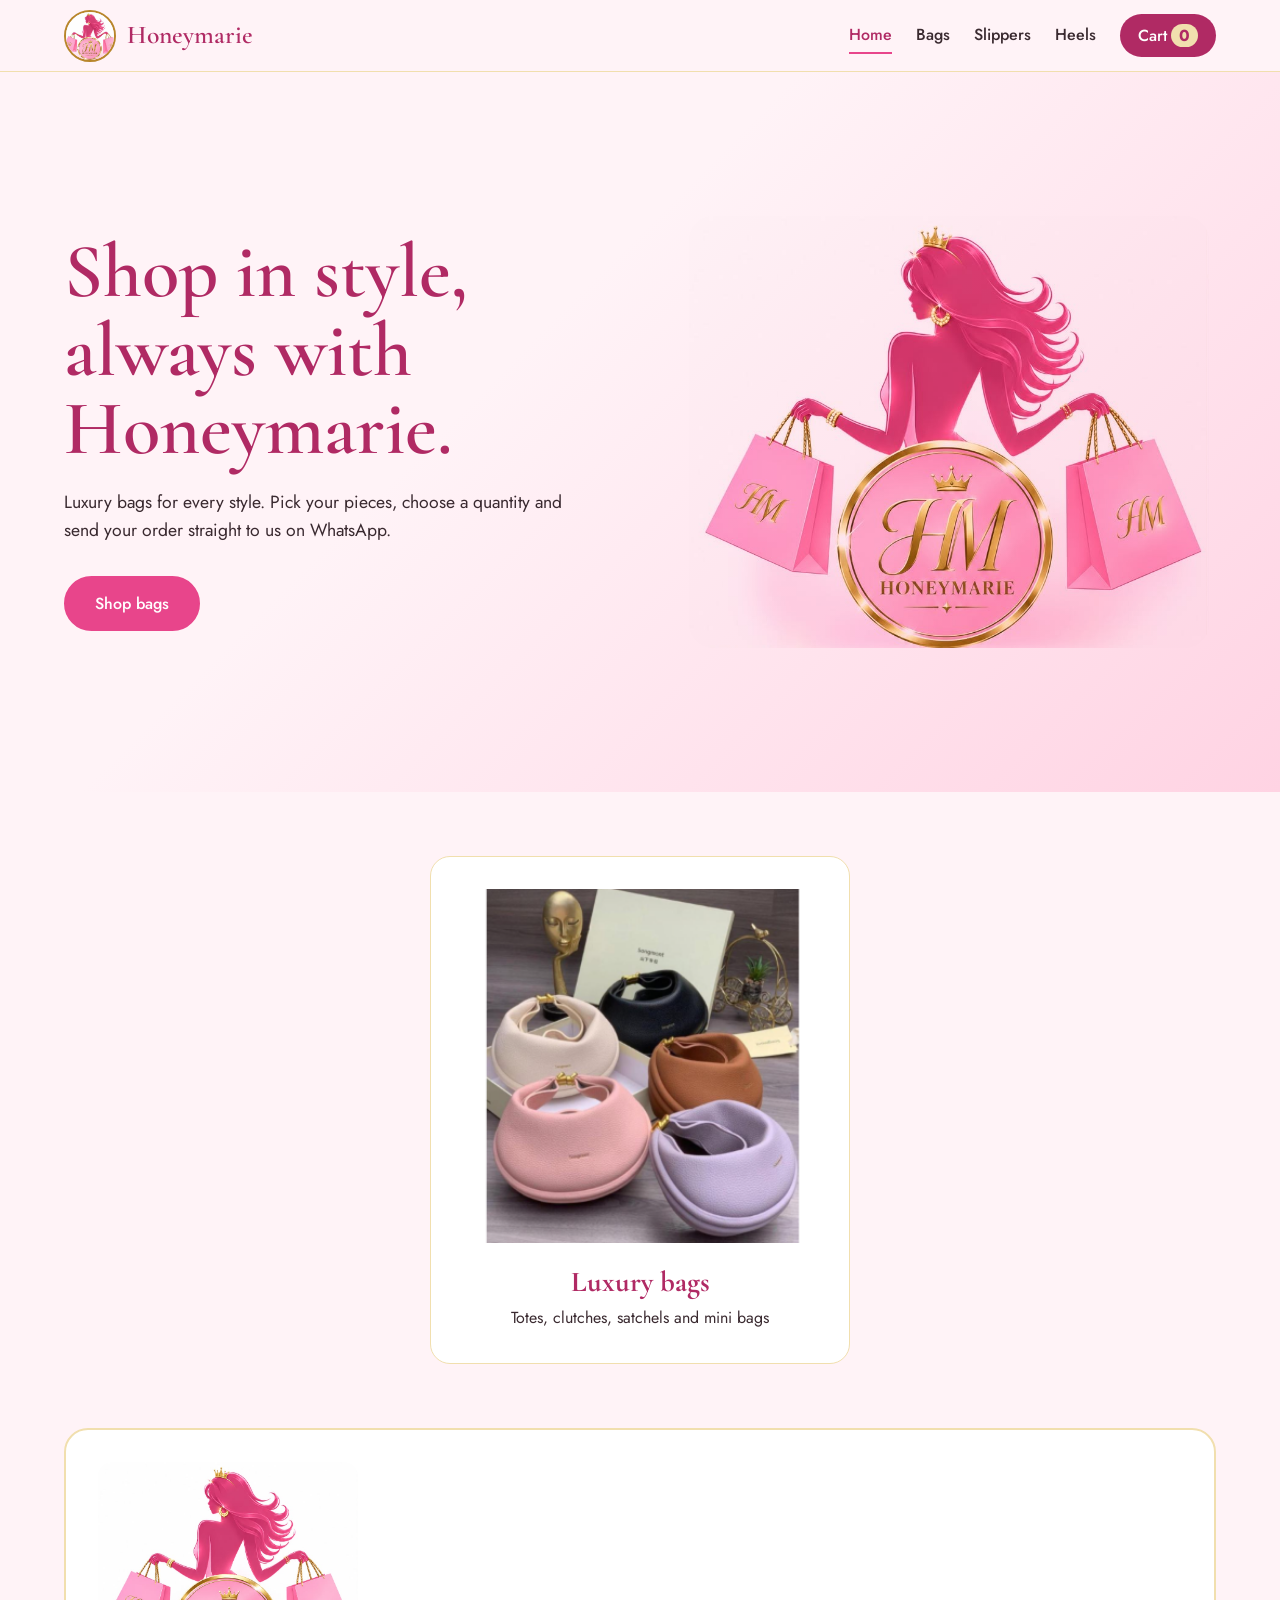
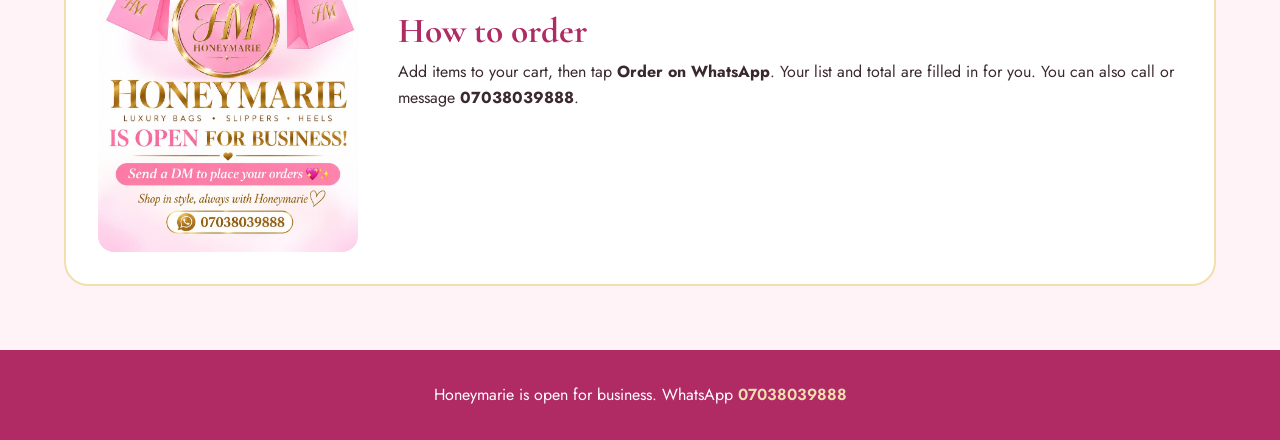
<file: index.html>
<!DOCTYPE html>
<html lang="en">
<head>
<meta charset="UTF-8">
<meta name="viewport" content="width=device-width, initial-scale=1.0">
<title>Honeymarie | Luxury Bags</title>
<link rel="preconnect" href="https://fonts.googleapis.com">
<link href="https://fonts.googleapis.com/css2?family=Cormorant+Garamond:wght@500;600&family=Jost:wght@400;500;600&display=swap" rel="stylesheet">
<link rel="stylesheet" href="style.css">
</head>
<body data-page="home">
<section class="hero">
  <div class="hero-text">
    <h1>Shop in style, always with Honeymarie.</h1>
    <p>Luxury bags for every style. Pick your pieces, choose a quantity and send your order straight to us on WhatsApp.</p>
    <div class="hero-actions">
      <a class="btn" href="bags.html">Shop bags</a>
    </div>
  </div>
  <img class="hero-art" src="logo-marie.jpeg" alt="Honeymarie logo: a woman holding two pink shopping bags">
</section>

<section class="cats">
  <a class="cat" href="bags.html"><img src="/bag1.png" alt="Luxury bags"><h2>Luxury bags</h2><p>Totes, clutches, satchels and mini bags</p></a>
</section>

<section class="order-band">
  <img src="marie.jpeg" alt="Honeymarie is open for business">
  <div>
    <h2>How to order</h2>
    <p>Add items to your cart, then tap <strong>Order on WhatsApp</strong>. Your list and total are filled in for you. You can also call or message <strong>07038039888</strong>.</p>
  </div>
</section>
<script src="script.js"></script>
</body>
</html>
</file>
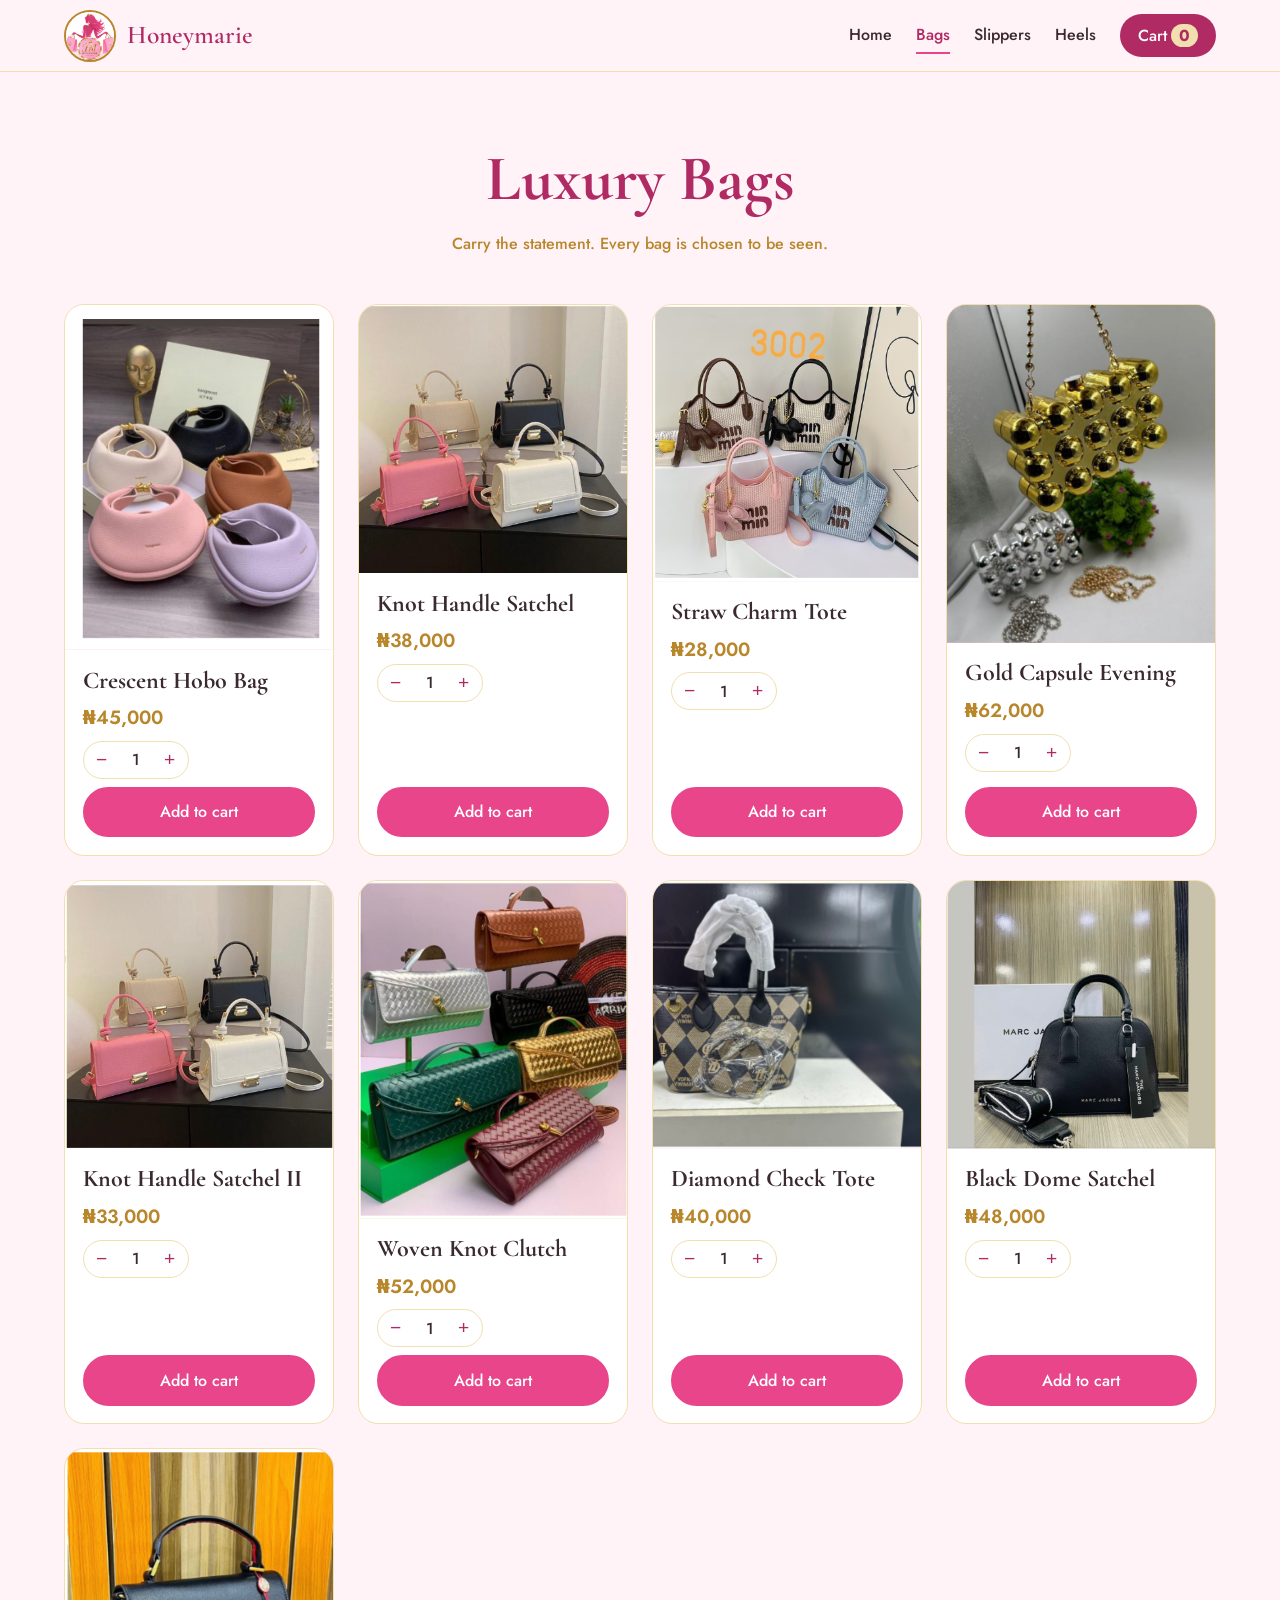
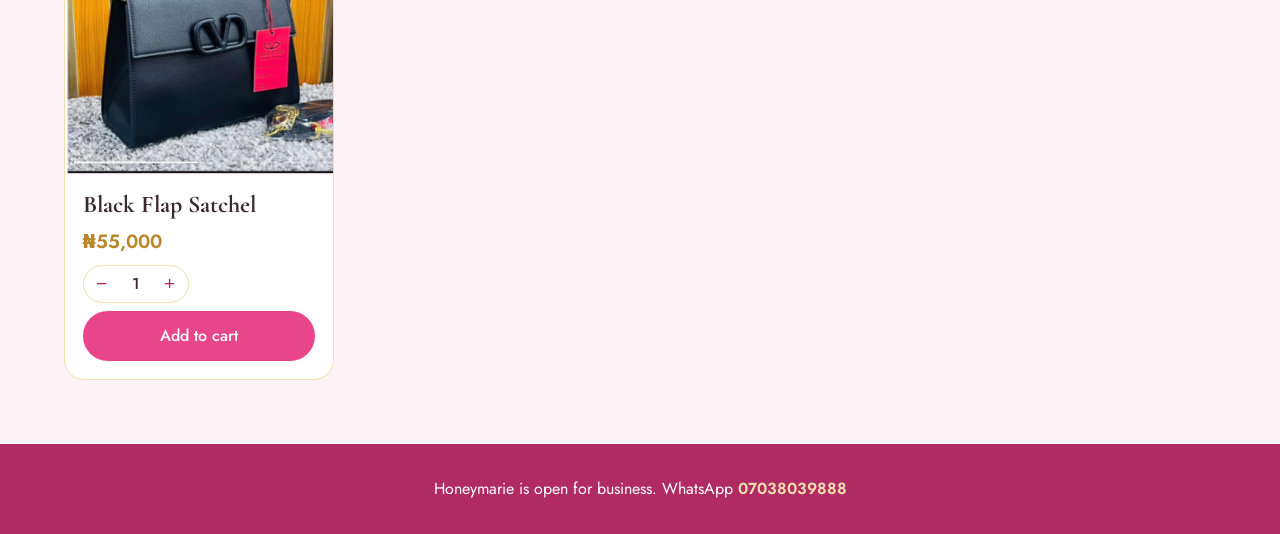
<file: bags.html>
<!DOCTYPE html>
<html lang="en">
<head>
<meta charset="UTF-8">
<meta name="viewport" content="width=device-width, initial-scale=1.0">
<title>Luxury Bags | Honeymarie</title>
<link rel="preconnect" href="https://fonts.googleapis.com">
<link href="https://fonts.googleapis.com/css2?family=Cormorant+Garamond:wght@500;600&family=Jost:wght@400;500;600&display=swap" rel="stylesheet">
<link rel="stylesheet" href="style.css">
</head>
<body data-page="bags">
<header class="page-head">
  <h1>Luxury Bags</h1>
  <p>Carry the statement. Every bag is chosen to be seen.</p>
</header>
<main><div class="grid" id="products"></div></main>
<script src="script.js"></script>
</body>
</html>
</file>
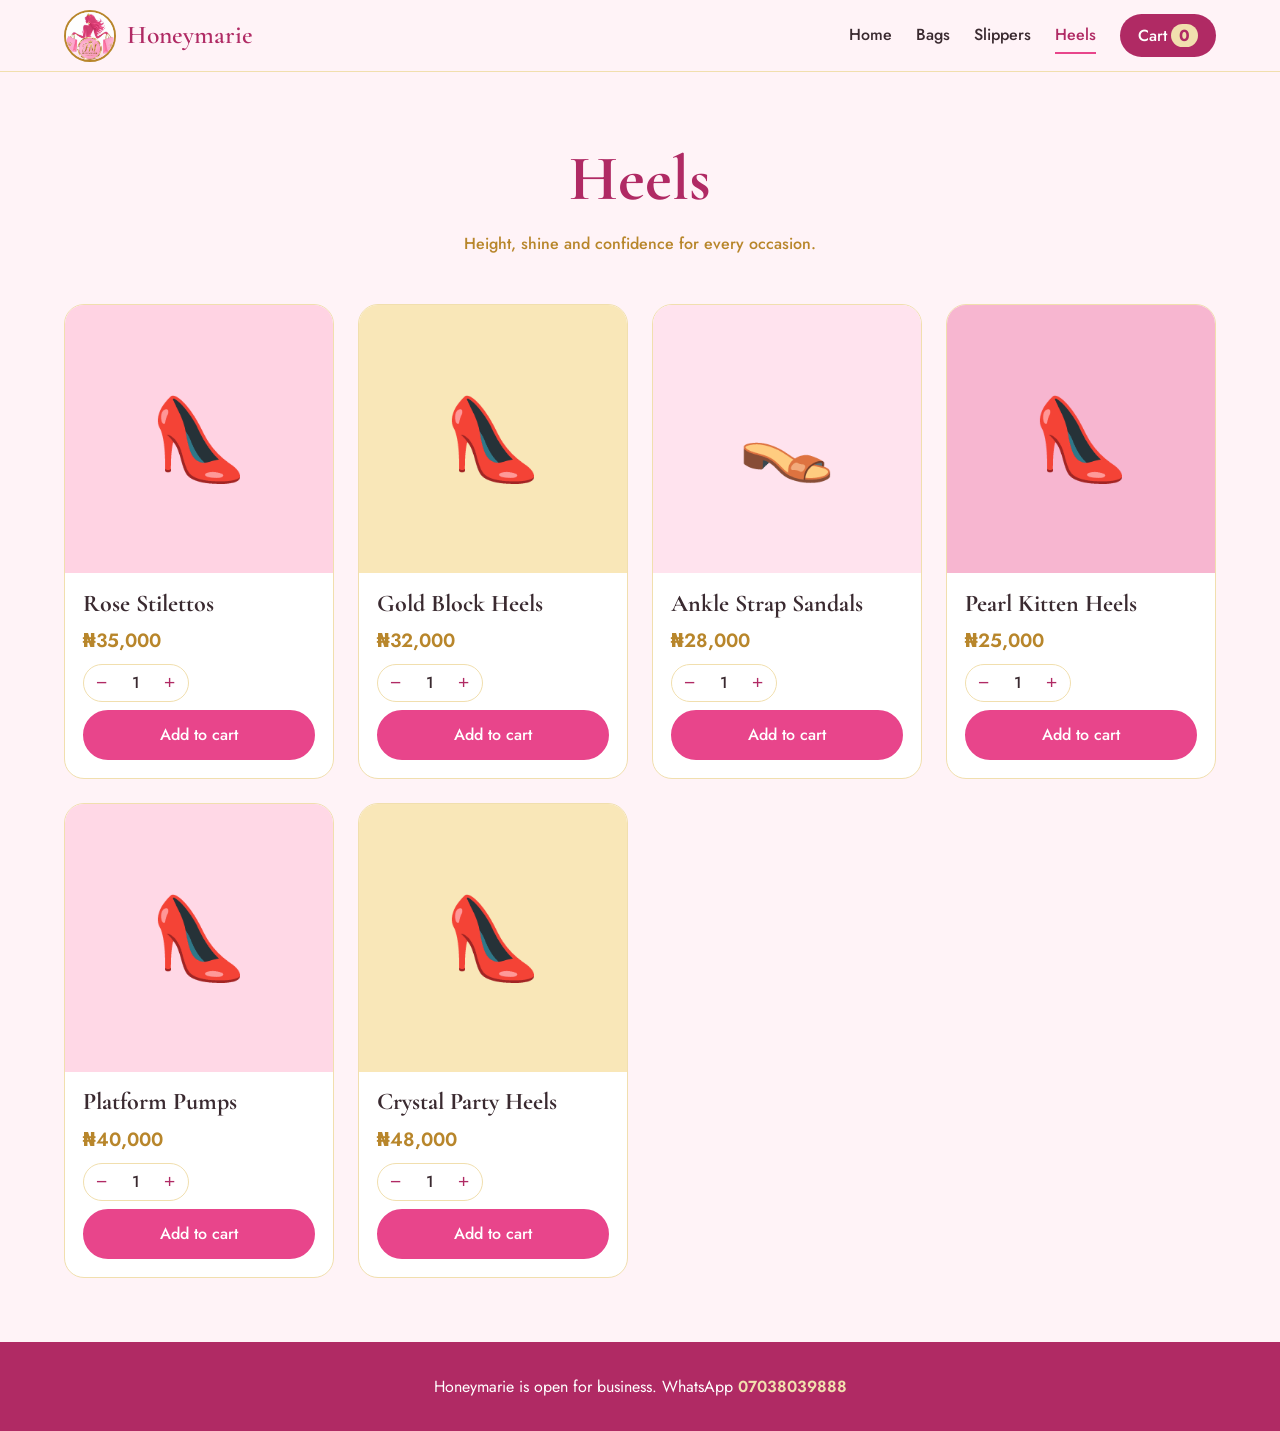
<file: heels.html>
<!DOCTYPE html>
<html lang="en">
<head>
<meta charset="UTF-8">
<meta name="viewport" content="width=device-width, initial-scale=1.0">
<title>Heels | Honeymarie</title>
<link rel="preconnect" href="https://fonts.googleapis.com">
<link href="https://fonts.googleapis.com/css2?family=Cormorant+Garamond:wght@500;600&family=Jost:wght@400;500;600&display=swap" rel="stylesheet">
<link rel="stylesheet" href="style.css">
</head>
<body data-page="heels">
<header class="page-head">
  <h1>Heels</h1>
  <p>Height, shine and confidence for every occasion.</p>
</header>
<main><div class="grid" id="products"></div></main>
<script src="script.js"></script>
</body>
</html>
</file>
<file: style.css>
:root{
  --blush:#fff3f7; --pink:#e8458b; --rose:#b02a64; --gold:#b8862b; --gold-soft:#f1dfae; --ink:#3a2a30;
  --serif:"Cormorant Garamond",Georgia,serif; --sans:"Jost",system-ui,sans-serif;
}
*{margin:0;padding:0;box-sizing:border-box}
html{scroll-behavior:smooth}
body{font-family:var(--sans);color:var(--ink);background:var(--blush);line-height:1.6}
img{max-width:100%;display:block}
a{color:inherit;text-decoration:none}
:focus-visible{outline:3px solid var(--gold);outline-offset:2px}

/* nav */
.nav{position:sticky;top:0;z-index:20;display:flex;align-items:center;gap:1.5rem;padding:.6rem 5vw;background:rgba(255,243,247,.95);backdrop-filter:blur(8px);border-bottom:1px solid var(--gold-soft)}
.nav .brand{display:flex;align-items:center;gap:.7rem;font-family:var(--serif);font-size:1.6rem;font-weight:600;color:var(--rose);margin-right:auto}
.nav .brand img{width:52px;height:52px;border-radius:50%;object-fit:cover;border:2px solid var(--gold)}
.nav .links{display:flex;gap:1.5rem}
.nav a.link{font-weight:500;padding:.3rem 0;border-bottom:2px solid transparent}
.nav a.link:hover,.nav a.link.active{border-color:var(--pink);color:var(--rose)}
.cart-btn{background:var(--rose);color:#fff;border:0;border-radius:999px;padding:.55rem 1.1rem;font:inherit;font-weight:500;cursor:pointer}
.cart-btn b{background:var(--gold-soft);color:var(--rose);border-radius:999px;padding:0 .5rem;margin-left:.3rem}

/* home */
.hero{display:grid;grid-template-columns:1.1fr 1fr;gap:2rem;align-items:center;padding:4rem 5vw;min-height:80vh;background:linear-gradient(135deg,#fff3f7 40%,#ffd3e3)}
.hero h1{font-family:var(--serif);font-size:clamp(2.6rem,6vw,5rem);line-height:1.02;color:var(--rose);font-weight:600}
.hero p{max-width:46ch;margin:1.2rem 0 2rem;font-size:1.1rem}
.hero-art{width:100%;max-width:520px;margin-inline:auto;border-radius:24px;mix-blend-mode:multiply}
.hero-actions{display:flex;gap:1rem;flex-wrap:wrap}
.btn{display:inline-block;background:var(--pink);color:#fff;padding:.8rem 1.8rem;border-radius:999px;border:2px solid var(--pink);cursor:pointer;font:inherit;font-weight:500;transition:background .2s}
.btn:hover{background:var(--rose);border-color:var(--rose)}
.btn-ghost{background:transparent;color:var(--rose)}
.btn-ghost:hover{color:#fff}
.cats{display:grid;grid-template-columns:repeat(auto-fit,minmax(240px,1fr));gap:1.5rem;padding:4rem 5vw}
.cat{background:#fff;border:1px solid var(--gold-soft);border-radius:20px;padding:2rem;text-align:center;transition:transform .2s,border-color .2s}
.cat:hover{transform:translateY(-4px);border-color:var(--gold)}
.cat img{width:100%;aspect-ratio:1;object-fit:cover;border-radius:14px;margin-bottom:1rem}
.cats:has(.cat:only-child){grid-template-columns:minmax(240px,420px);justify-content:center}
.cat h2{font-family:var(--serif);font-size:1.8rem;color:var(--rose)}
.order-band{display:grid;grid-template-columns:260px 1fr;gap:2.5rem;align-items:center;margin:0 5vw 4rem;padding:2rem;background:#fff;border:2px solid var(--gold-soft);border-radius:24px}
.order-band img{border-radius:16px}
.order-band h2{font-family:var(--serif);font-size:2.2rem;color:var(--rose)}

/* shop pages */
.page-head{text-align:center;padding:3.5rem 5vw 2rem}
.page-head h1{font-family:var(--serif);font-size:clamp(2.4rem,5vw,4rem);color:var(--rose)}
.page-head p{color:var(--gold);font-weight:500}
.grid{display:grid;grid-template-columns:repeat(auto-fill,minmax(250px,1fr));gap:1.5rem;padding:1rem 5vw 4rem}
.card{background:#fff;border-radius:20px;overflow:hidden;border:1px solid var(--gold-soft);display:flex;flex-direction:column}
.card-img{aspect-ratio:1;display:grid;place-items:center;font-size:5rem}
.card-img img{width:100%;height:100%;object-fit:cover}
.card-body{padding:1.1rem;display:flex;flex-direction:column;gap:.5rem;flex:1}
.card h3{font-family:var(--serif);font-size:1.5rem;line-height:1.1}
.price{font-weight:600;color:var(--gold);font-size:1.2rem}
.qty{display:inline-flex;align-items:center;border:1px solid var(--gold-soft);border-radius:999px;align-self:flex-start}
.qty button{width:36px;height:36px;border:0;background:none;font-size:1.2rem;color:var(--rose);cursor:pointer;border-radius:50%}
.qty button:hover{background:var(--blush)}
.qty output{min-width:2rem;text-align:center;font-weight:500}
.card .btn{margin-top:auto;width:100%;text-align:center;padding:.65rem}

/* cart drawer */
.overlay{position:fixed;inset:0;background:rgba(58,42,48,.45);opacity:0;pointer-events:none;transition:opacity .25s;z-index:30}
.overlay.open{opacity:1;pointer-events:auto}
.drawer{position:fixed;top:0;right:0;height:100%;width:min(420px,100%);background:#fff;z-index:40;transform:translateX(100%);transition:transform .3s;display:flex;flex-direction:column}
.drawer.open{transform:none}
.drawer header{display:flex;justify-content:space-between;align-items:center;padding:1.2rem;border-bottom:1px solid var(--gold-soft)}
.drawer h2{font-family:var(--serif);font-size:1.8rem;color:var(--rose)}
.drawer header button{background:none;border:0;font-size:1.8rem;cursor:pointer}
.cart-items{flex:1;overflow:auto;padding:1rem 1.2rem;list-style:none}
.cart-items li{display:grid;grid-template-columns:1fr auto;gap:.2rem .8rem;padding:.8rem 0;border-bottom:1px solid var(--blush)}
.cart-items .remove{background:none;border:0;color:var(--rose);cursor:pointer;text-decoration:underline;font:inherit;justify-self:end}
.cart-items .empty{display:block;color:#8a7a80;padding:2rem 0;text-align:center}
.drawer footer{padding:1.2rem;border-top:1px solid var(--gold-soft)}
.total{display:flex;justify-content:space-between;font-size:1.2rem;font-weight:600;margin-bottom:1rem}
.drawer .btn{width:100%;text-align:center}

.site-foot{text-align:center;padding:2rem 5vw;background:var(--rose);color:#fff}
.site-foot a{color:var(--gold-soft);font-weight:600}

@media(prefers-reduced-motion:reduce){*{transition:none!important;scroll-behavior:auto!important}}

/* ===== Tablet ===== */
@media(max-width:900px){
  .hero{grid-template-columns:1fr;min-height:auto;text-align:center;padding:2.5rem 5vw}
  .hero-art{order:-1;max-width:380px}
  .hero p{margin-inline:auto}
  .hero-actions{justify-content:center}
  .order-band{grid-template-columns:1fr;text-align:center}
  .order-band img{max-width:240px;margin-inline:auto}
}

/* ===== Mobile ===== */
@media(max-width:600px){
  body{font-size:15px}
  .nav{flex-wrap:wrap;gap:.4rem 1rem;padding:.5rem 4vw}
  .nav .brand{font-size:1.3rem;gap:.5rem}
  .nav .brand img{width:42px;height:42px}
  .cart-btn{padding:.45rem .9rem}
  .nav .links{order:3;width:100%;justify-content:space-between;gap:0;border-top:1px solid var(--gold-soft);padding-top:.3rem}
  .nav a.link{flex:1;text-align:center;padding:.5rem 0}
  .hero{padding:1.5rem 5vw 2.5rem}
  .hero-art{max-width:260px}
  .hero h1{font-size:2.4rem}
  .hero-actions .btn{flex:1;text-align:center;padding:.8rem 1rem}
  .cats{padding:2rem 5vw;gap:1rem}
  .cat{padding:1.3rem}
  .order-band{margin:0 4vw 2.5rem;padding:1.3rem}
  .page-head{padding:2rem 5vw 1rem}
  .grid{grid-template-columns:repeat(2,1fr);gap:.8rem;padding:.5rem 4vw 2.5rem}
  .card-img{font-size:3.2rem}
  .card-body{padding:.7rem;gap:.4rem}
  .card h3{font-size:1.2rem}
  .price{font-size:1rem}
  .qty button{width:34px;height:34px}
  .card .btn{padding:.6rem .4rem;font-size:.9rem}
  .drawer{width:100%}
  .site-foot{padding:1.5rem 4vw;font-size:.9rem}
}
@media(max-width:340px){.grid{grid-template-columns:1fr}}
</file>
